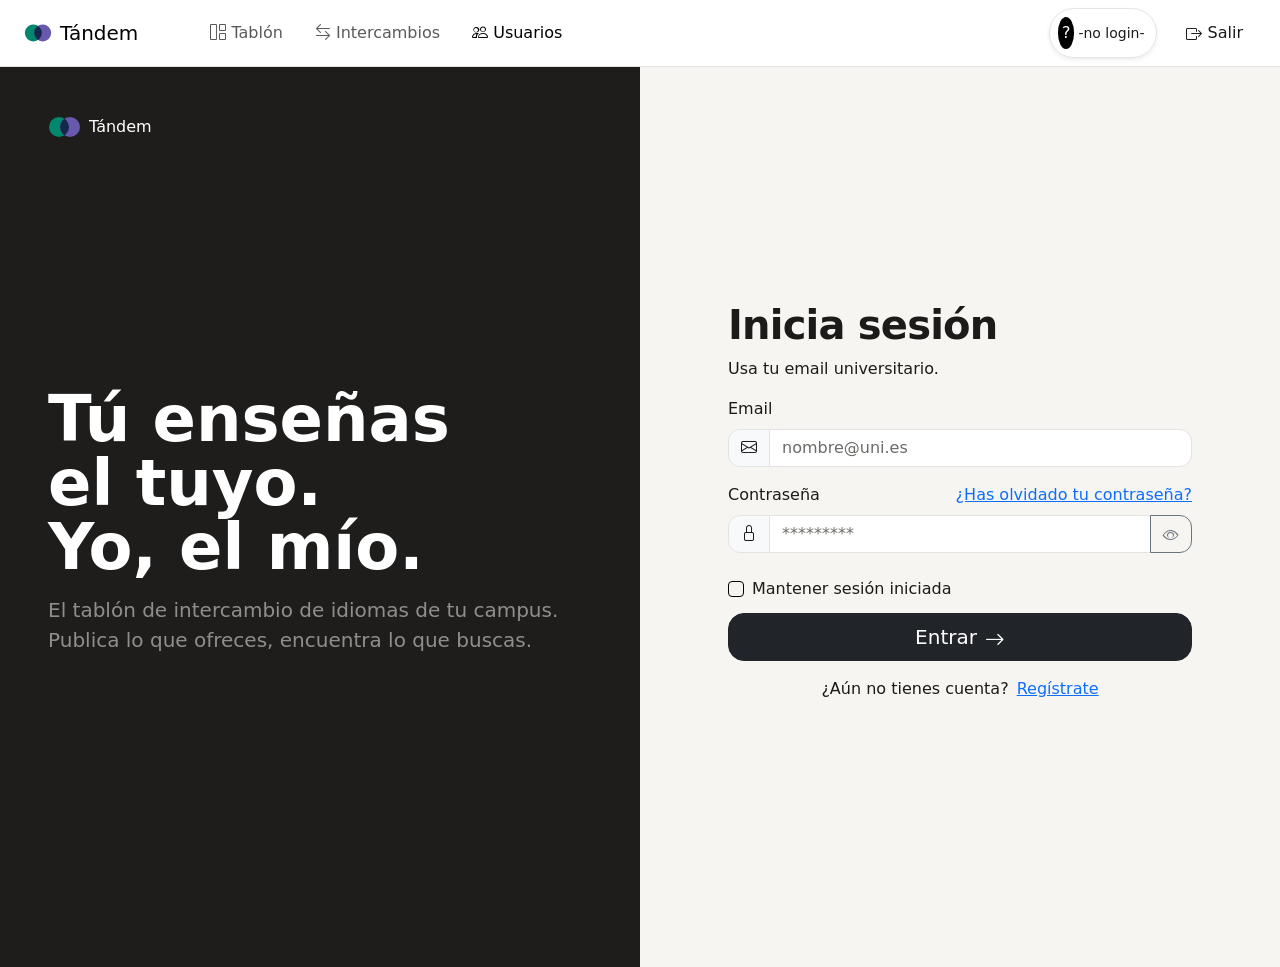
<file: index.html>
<!DOCTYPE html>
<html lang="es">
<head>
	<meta charset="UTF-8">
	<meta name="viewport" content="width=device-width, initial-scale=1.0">
	<title>Tándem</title>
	<meta http-equiv="refresh" content="0; url=src/login.html">
	<link rel="canonical" href="src/login.html">
</head>
<body>
	<p>Redirigiendo… Si no ocurre automáticamente, <a href="src/login.html">entra aquí</a>.</p>
</body>
</html>
</file>
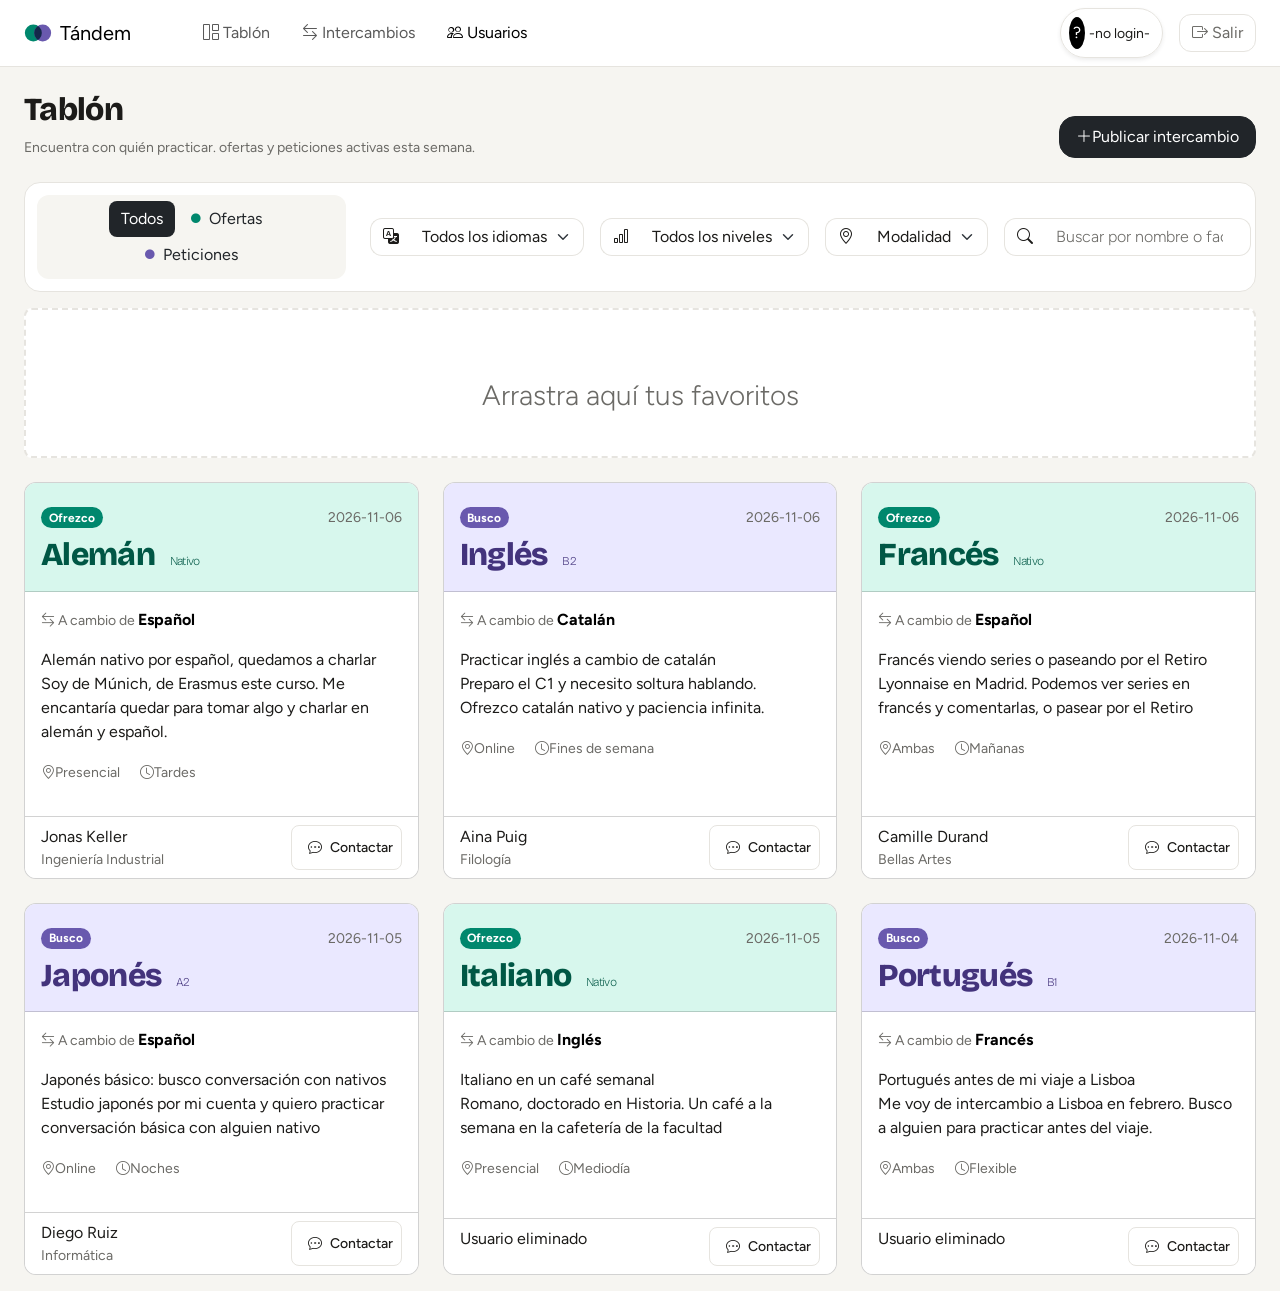
<file: src/dashboard.html>
<!--
 * Prompts (IA: Claude, Anthropic) Yeray
 * 1. "¿por qué tengo que meter la tarjeta dentro de un <template> y cómo muestro en el HTML datos que vienen de JS?"
 * 2. "¿cómo estructuro la tarjeta del intercambio con data-field para rellenarla desde JS?"
 * 3. "todas las cabeceras deberían ser la mía, ¿cuáles faltan para avisar a mis compañeros?"
 * 4. "¿cómo dejo la cabecera idéntica en todas las páginas y qué id debe llevar el usuario activo según el enunciado?"
 -->
<!DOCTYPE html>
<html lang="es">
<head>
	<meta charset="UTF-8">
	<meta name="viewport" content="width=device-width, initial-scale=1.0">
	<title>Tablón · Tándem</title>
	<link rel="preconnect" href="https://fonts.googleapis.com">
	<link rel="preconnect" href="https://fonts.gstatic.com" crossorigin>
	<link href="https://fonts.googleapis.com/css2?family=Bricolage+Grotesque:opsz,wght@12..96,600;12..96,800&family=Figtree:wght@400;500;600&display=swap" rel="stylesheet">
	<link href="https://cdn.jsdelivr.net/npm/bootstrap@5.3.7/dist/css/bootstrap.min.css" rel="stylesheet" integrity="sha384-LN+7fdVzj6u52u30Kp6M/trliBMCMKTyK833zpbD+pXdCLuTusPj697FH4R/5mcr" crossorigin="anonymous">
	<link href="https://cdn.jsdelivr.net/npm/bootstrap-icons@1.13.2/font/bootstrap-icons.min.css" rel="stylesheet">
	<link href="../css/base.css" rel="stylesheet">
	<link href="../css/dashboard.css" rel="stylesheet">
	<script type="module" src="../js/dashboard.js"></script>
</head>
<body>
	<header class="navbar navbar-expand-lg sticky-top bg-white border-bottom">
		<div class="container-fluid px-4">
			<a class="navbar-brand d-flex align-items-center gap-2" href="dashboard.html">
				<img src="../media/logo.svg" alt="" width="28" height="28">
				Tándem
			</a>
			<button class="navbar-toggler" type="button"
					data-bs-toggle="collapse"
					data-bs-target="#mainMenu"
					aria-controls="mainMenu"
					aria-expanded="false"
					aria-label="Abrir menu">
				<span class="navbar-toggler-icon"></span>
			</button>
			<div id="mainMenu" class="collapse navbar-collapse">
				<nav class="ms-lg-5">
					<ul class="navbar-nav gap-lg-3">
						<li class="nav-item"><a class="nav-link" href="dashboard.html">
							<i class="bi bi-grid-1x2" aria-hidden="true"></i>
								Tablón
							</a></li>
						<li class="nav-item"><a class="nav-link" href="intercambios.html">
							<i class="bi bi-arrow-left-right" aria-hidden="true"></i>
								Intercambios
							</a></li>
						<li class="nav-item"><a class="nav-link active" href="usuarios.html" aria-current="page">
							<i class="bi bi-people" aria-hidden="true"></i>
								Usuarios
							</a></li>
					</ul>
				</nav>
			<div class="d-flex ms-lg-auto align-items-center gap-lg-3">
										<span class="d-flex align-items-center border rounded-5 shadow-sm p-2">
						<span id="active-user-initials" class="p-1 bg-black text-white rounded-circle">?</span>
						<span id="usuarioActivo" class="p-1 small">-no login-</span>
					</span>
					<a id="logout-link" href="./login.html" class="btn btn-logout">
						<i class="bi bi-box-arrow-right" aria-hidden="true"></i>
						Salir
					</a>
				</div>	
			</div>
		</div>
	</header>
	<main class="px-4 pt-4">
		<header class="d-lg-flex align-items-center justify-content-between mb-4">
			<div>
				<h1 class="fs-2 mb-2">Tablón</h1>
				<p class="text-body-secondary small mb-0">Encuentra con quién practicar.  <span data-field="numero-ofertas-activas"></span> ofertas y <span data-field="numeros-peticiones-activas"></span>  peticiones activas esta semana.</p>
			</div>
			<a href="./intercambios.html" class="btn btn-dark py-2 px-3 mt-auto rounded-3 bi-plus-lg">Publicar intercambio</a>
		</header>
		<div id="mensaje-error" class="alert alert-danger d-none" role="alert"></div>
		<search class="p-1 my-3  border rounded-3 bg-white">
			<form class="d-lg-flex align-items-center gap-lg-3" id="form-filter">
				<fieldset class="type-filter p-2" role="group">
					<legend class="visually-hidden">Tipo de intercambio</legend>
					<div class="btn bg-body border-0">
						<input type="radio" name="type" id="type-all" value="all" checked class="btn-check">
						<label for="type-all" class="btn btn-outline-dark rounded-1 border-0">Todos</label>

						<input type="radio" name="type" id="type-offer" value="offer" class="btn-check">
						<label for="type-offer" class="btn btn-outline-dark rounded-1 b border-0 d-inline-flex align-items-center gap-2">
								<i class="bi bi-circle-fill dot-offer"></i>Ofertas
						</label>

						<input type="radio" name="type" id="type-request" value="request" class="btn-check">
						<label for="type-request" class="btn btn-outline-dark rounded-1 b border-0 d-inline-flex align-items-center gap-2">
								<i class="bi bi-circle-fill dot-request"></i>Peticiones
						</label>

				</div>

				</fieldset>

				<label for="language-filter" class="visually-hidden">Idioma</label>
					<div class="input-group flex-nowrap w-auto">
						<span class="input-group-text bg-white border-end-0"><i class="bi bi-translate" aria-hidden="true"></i></span>
						<select id="language-filter" name="language" class="form-select w-auto bg-white border-start-0">
							<option value="all">Todos los idiomas</option>
						</select>
					</div>

				<label for="level-filter" class="visually-hidden">Nivel</label>
					<div class="input-group flex-nowrap w-auto">
						<span class="input-group-text bg-white border-end-0"><i class="bi bi-bar-chart" aria-hidden="true"></i></span>
						<select id="level-filter" name="level" class="form-select  w-auto bg-white bi-bar-chart border-start-0">
							<option value="all">Todos los niveles</option>
						</select>
					</div>

				<label for="modality-filter" class="visually-hidden">Modalidad</label>
					<div class="input-group flex-nowrap w-auto">
						<span class="input-group-text bg-white border-end-0"><i class="bi bi-geo-alt" aria-hidden="true"></i></span>
						<select id="modality-filter" name="modality" class="form-select w-auto bg-white border-start-0">
							<option value="all">Modalidad</option>
						</select>
					</div>

				<label for="search-filter" class="visually-hidden">Buscar</label>
				<div class="input-group flex-nowrap flex-grow-1 w-auto">
					<span class="input-group-text border-end-0 bg-white"><i aria-hidden="true" class="bi bi-search"></i></span>
					<input type="search" id="search-filter" name="q" placeholder="Buscar por nombre o facultad" class="form-control border-start-0 bg-white">
				</div>

			</form>
		</search>
	
		<div class="position-relative pb-2">
			<p id="fav-empty" class="position-absolute top-50 start-50 translate-middle w-100 text-center pe-none text-muted m-0 fs-3 fw-light">Arrastra aquí tus favoritos</p>
			<ul id="card-list-fav" class="row mx-0 g-4 mt-2 list-unstyled bg-white card-zone">
				<!-- Tarjetas renderizadas zona favoritos -->
			</ul>
		</div>

		<ul id="card-list" class="row g-4 list-unstyled card-zone">
			<!-- Tarjetas renderizadas zona comun -->
		</ul>

		<template id="card-template">
			<li class="col-12 col-md-6 col-lg-4">
				<article class="card h-100 bg-white">
					<header class="card-header">
						<div class="d-flex justify-content-between mt-3">
							<span class="badge" data-field="type"></span>
							<time data-field="date" class="text-body-secondary small"></time>
						</div>
						<h2 class="mt-2">
							<span data-field="language"></span>
							<span data-field="level" class="ms-2"></span>
						</h2>
					</header>

					<div class="card-body">
						<p class="text-body-secondary small mb-0 pb-3 bi bi-arrow-left-right"> A cambio de <strong data-field="exchange" class="fw-bold fs-6 text-black"></strong></p>
						<span data-field="title" class="mb-4"></span> <!-- PROVISIONAL -->
						<p data-field="description" class="me-1"></p>
						<p>
							<span data-field="modality" class="bi bi-geo-alt pe-3 text-body-secondary small"></span>
							<span data-field="availability" class="bi bi-clock text-body-secondary small"></span>
						</p>
					</div>

					<footer class="card-footer d-flex justify-content-between bg-white">
						<div>
							<span data-field="initials"></span>
							<p data-field="user-name" class="mb-0"></p>
							<p data-field="faculty" class="mb-0 text-body-secondary small"></p>
						</div>
						<button type="button" class="btn btn-contact btn-sm"
								 style="--bs-btn-padding-y: .5rem; --bs-btn-padding-x: .5rem;"><i class="bi bi-chat-dots mx-2"></i>Contactar</button>
					</footer>
				</article>
			</li>
		</template>
	</main>

	<script src="https://cdn.jsdelivr.net/npm/bootstrap@5.3.7/dist/js/bootstrap.bundle.min.js" integrity="sha384-ndDqU0Gzau9qJ1lfW4pNLlhNTkCfHzAVBReH9diLvGRem5+R9g2FzA8ZGN954O5Q" crossorigin="anonymous"></script>
</body>
</html>
</file>
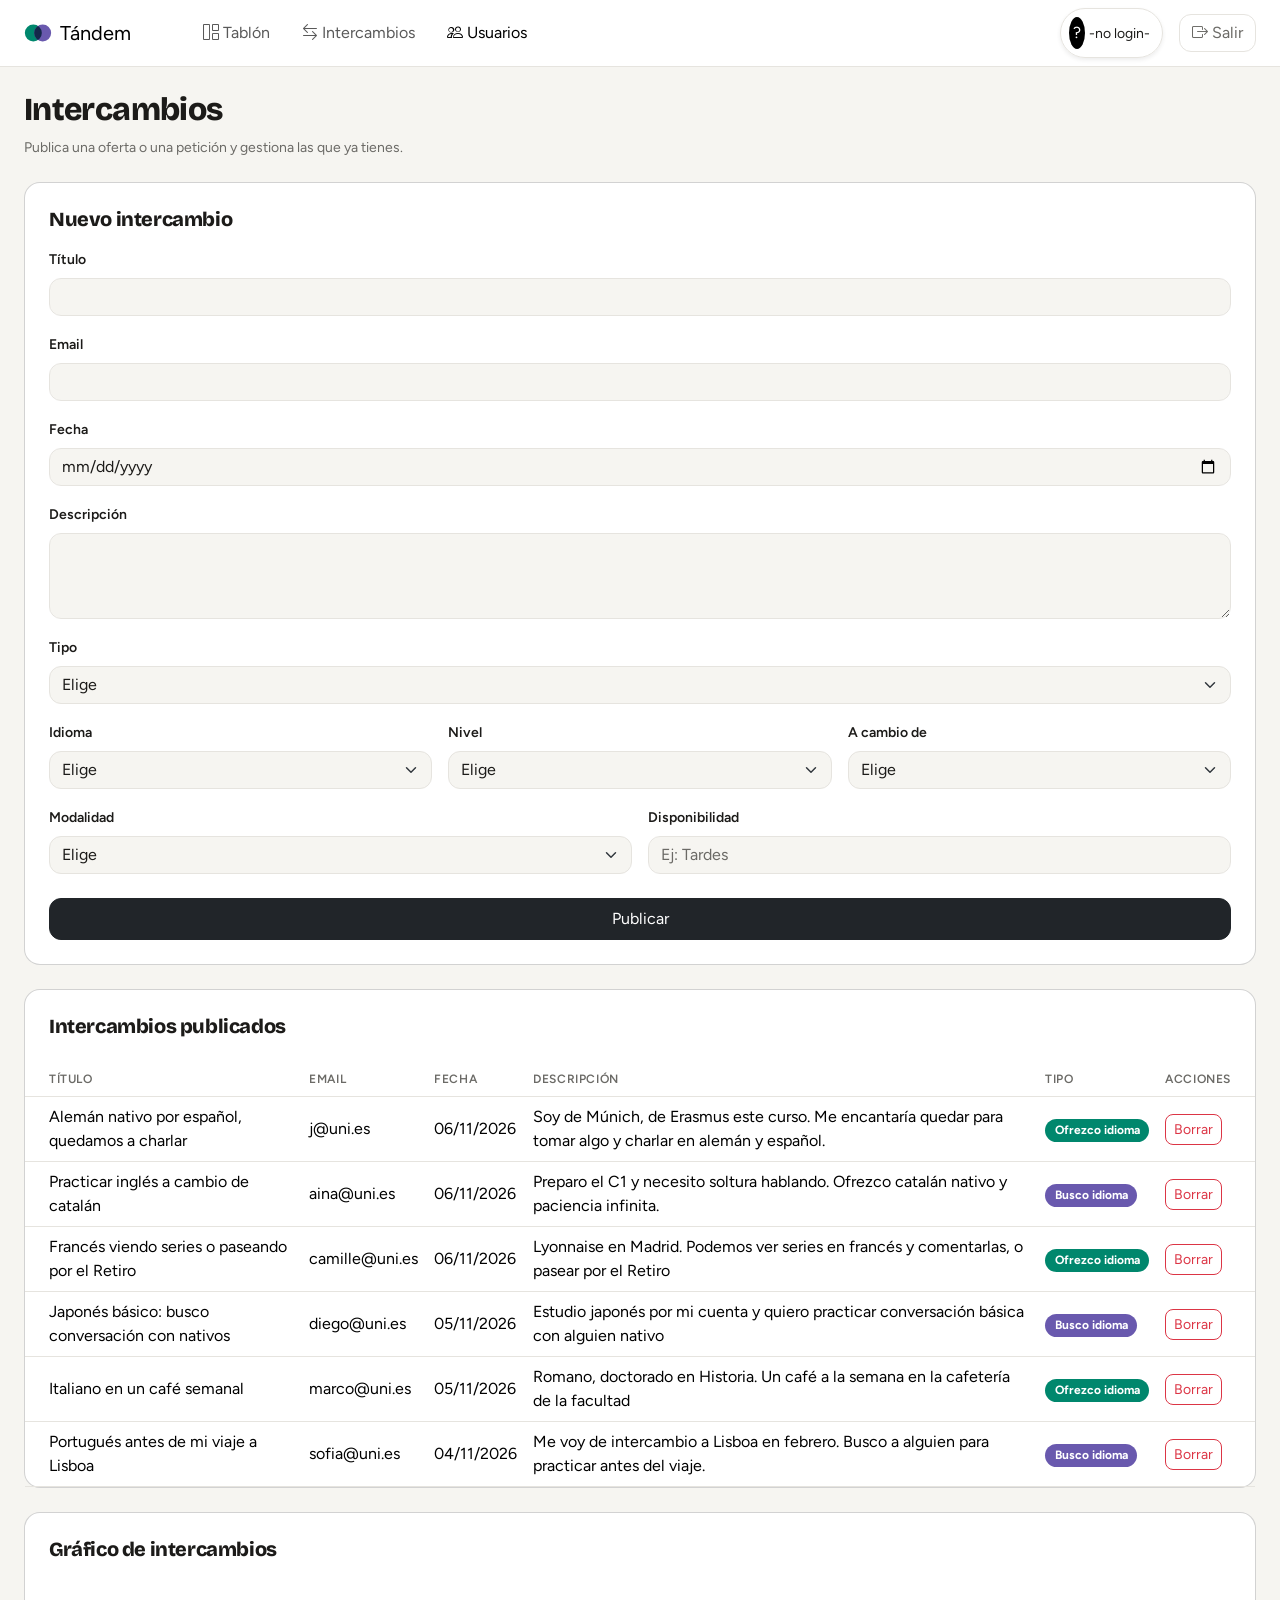
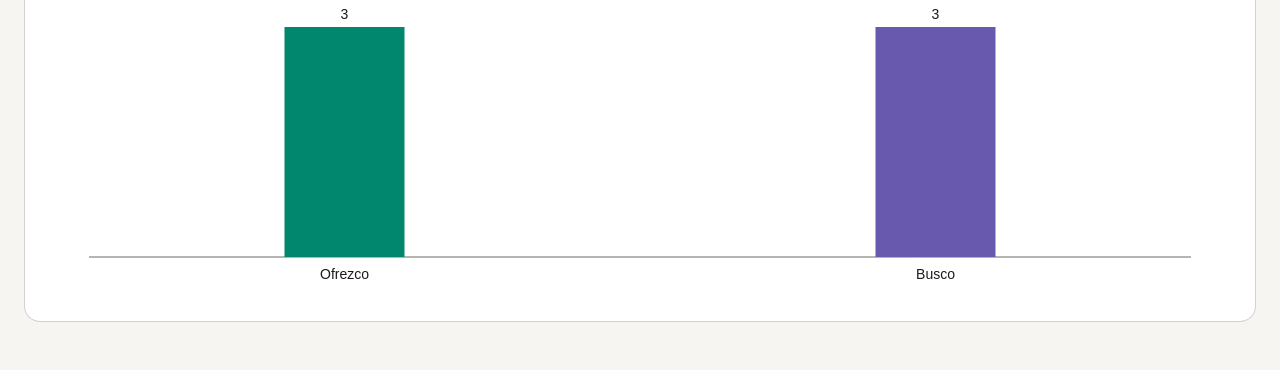
<file: src/intercambios.html>
<!DOCTYPE html>
<!--
	Prompts (IA: Claude, Anthropic)
	1. "¿Cómo hago que la tabla se vea bien en móvil sin que se rompa el diseño?"
	2. "¿Cómo distingo visualmente una oferta de una petición en la tabla?"
	3. "¿Qué componentes de Bootstrap conviene usar para el formulario y por qué?"
-->
<html lang="es">

<head>
	<meta charset="UTF-8">
	<meta name="viewport" content="width=device-width, initial-scale=1.0">
	<title>Intercambios · Tándem</title>

	<link rel="preconnect" href="https://fonts.googleapis.com">
	<link rel="preconnect" href="https://fonts.gstatic.com" crossorigin>
	<link
		href="https://fonts.googleapis.com/css2?family=Bricolage+Grotesque:opsz,wght@12..96,600;12..96,800&family=Figtree:wght@400;500;600&display=swap"
		rel="stylesheet">

	<link href="https://cdn.jsdelivr.net/npm/bootstrap@5.3.7/dist/css/bootstrap.min.css" rel="stylesheet"
		integrity="sha384-LN+7fdVzj6u52u30Kp6M/trliBMCMKTyK833zpbD+pXdCLuTusPj697FH4R/5mcr" crossorigin="anonymous">
	<link href="https://cdn.jsdelivr.net/npm/bootstrap-icons@1.13.2/font/bootstrap-icons.min.css" rel="stylesheet">

	<link href="../css/base.css" rel="stylesheet">
	<link href="../css/dashboard.css" rel="stylesheet">
	<link href="../css/intercambios.css" rel="stylesheet">

	<script type="module" src="../js/intercambios.js"></script>
</head>

<body>
	<header class="navbar navbar-expand-lg sticky-top bg-white border-bottom">
		<div class="container-fluid px-4">
			<a class="navbar-brand d-flex align-items-center gap-2" href="dashboard.html">
				<img src="../media/logo.svg" alt="" width="28" height="28">
				Tándem
			</a>
			<button class="navbar-toggler" type="button"
					data-bs-toggle="collapse"
					data-bs-target="#mainMenu"
					aria-controls="mainMenu"
					aria-expanded="false"
					aria-label="Abrir menu">
				<span class="navbar-toggler-icon"></span>
			</button>
			<div id="mainMenu" class="collapse navbar-collapse">
				<nav class="ms-lg-5">
					<ul class="navbar-nav gap-lg-3">
						<li class="nav-item"><a class="nav-link" href="dashboard.html">
							<i class="bi bi-grid-1x2" aria-hidden="true"></i>
								Tablón
							</a></li>
						<li class="nav-item"><a class="nav-link" href="intercambios.html">
							<i class="bi bi-arrow-left-right" aria-hidden="true"></i>
								Intercambios
							</a></li>
						<li class="nav-item"><a class="nav-link active" href="usuarios.html" aria-current="page">
							<i class="bi bi-people" aria-hidden="true"></i>
								Usuarios
							</a></li>
					</ul>
				</nav>
			<div class="d-flex ms-lg-auto align-items-center gap-lg-3">
										<span class="d-flex align-items-center border rounded-5 shadow-sm p-2">
						<span id="active-user-initials" class="p-1 bg-black text-white rounded-circle">?</span>
						<span id="usuarioActivo" class="p-1 small">-no login-</span>
					</span>
					<a id="logout-link" href="./login.html" class="btn btn-logout">
						<i class="bi bi-box-arrow-right" aria-hidden="true"></i>
						Salir
					</a>
				</div>	
			</div>
		</div>
	</header>
	<main class="px-4 pt-4 pb-5">
		<header class="mb-4">
			<h1 class="fs-2 mb-2">Intercambios</h1>
			<p class="text-body-secondary small mb-0">Publica una oferta o una petición y gestiona las que ya tienes.
			</p>
		</header>

		<div id="mensaje-error" class="alert alert-danger d-none"></div>

		<section class="card bg-white p-4 mb-4">
			<h2 class="fs-5 mb-3">Nuevo intercambio</h2>

			<form id="exchange-form">
				<div class="mb-3">
					<label for="titulo" class="form-label">Título</label>
					<input type="text" id="titulo" class="form-control" required>
				</div>

				<div class="mb-3">
					<label for="email" class="form-label">Email</label>
					<input type="text" id="email" class="form-control" required>
				</div>

				<div class="mb-3">
					<label for="fecha" class="form-label">Fecha</label>
					<input type="date" id="fecha" class="form-control" required>
				</div>

				<div class="mb-3">
					<label for="descripcion" class="form-label">Descripción</label>
					<textarea id="descripcion" class="form-control" rows="3" required></textarea>
				</div>

				<div class="mb-3">
					<label for="tipo" class="form-label">Tipo</label>
					<select id="tipo" class="form-select" required>
						<option value="">Elige</option>
						<option value="offer">Ofrezco idioma</option>
						<option value="request">Busco idioma</option>
					</select>
				</div>

				<div class="row g-3 mb-3">
					<div class="col-md-4">
						<label for="idioma" class="form-label">Idioma</label>
						<select id="idioma" class="form-select" required>
							<option value="">Elige</option>
						</select>
					</div>
					<div class="col-md-4">
						<label for="nivel" class="form-label">Nivel</label>
						<select id="nivel" class="form-select" required>
							<option value="">Elige</option>
						</select>
					</div>
					<div class="col-md-4">
						<label for="aCambioDe" class="form-label">A cambio de</label>
						<select id="aCambioDe" class="form-select" required>
							<option value="">Elige</option>
						</select>
					</div>
				</div>

				<div class="row g-3 mb-4">
					<div class="col-md-6">
						<label for="modalidad" class="form-label">Modalidad</label>
						<select id="modalidad" class="form-select" required>
							<option value="">Elige</option>
						</select>
					</div>
					<div class="col-md-6">
						<label for="disponibilidad" class="form-label">Disponibilidad</label>
						<input type="text" id="disponibilidad" class="form-control" placeholder="Ej: Tardes" required>
					</div>
				</div>

				<button type="submit" class="btn btn-dark w-100 py-2">Publicar</button>
			</form>
		</section>

		<section class="card bg-white mb-4">
			<h2 class="fs-5 p-4 mb-0">Intercambios publicados</h2>
			<div class="table-responsive">
				<table class="table align-middle mb-0 exchanges-table">
					<thead>
						<tr>
							<th>Título</th>
							<th>Email</th>
							<th>Fecha</th>
							<th>Descripción</th>
							<th>Tipo</th>
							<th>Acciones</th>
						</tr>
					</thead>
					<tbody id="exchange-table"></tbody>
				</table>
			</div>
		</section>

		<section class="card bg-white p-4">
			<h2 class="fs-5 mb-3">Gráfico de intercambios</h2>
			<div id="zona-grafico">
				<canvas id="grafico" class="d-block"></canvas>
			</div>
		</section>
	</main>

	<script src="https://cdn.jsdelivr.net/npm/bootstrap@5.3.7/dist/js/bootstrap.bundle.min.js"
		integrity="sha384-ndDqU0Gzau9qJ1lfW4pNLlhNTkCfHzAVBReH9diLvGRem5+R9g2FzA8ZGN954O5Q"
		crossorigin="anonymous"></script>
</body>

</html>
</file>
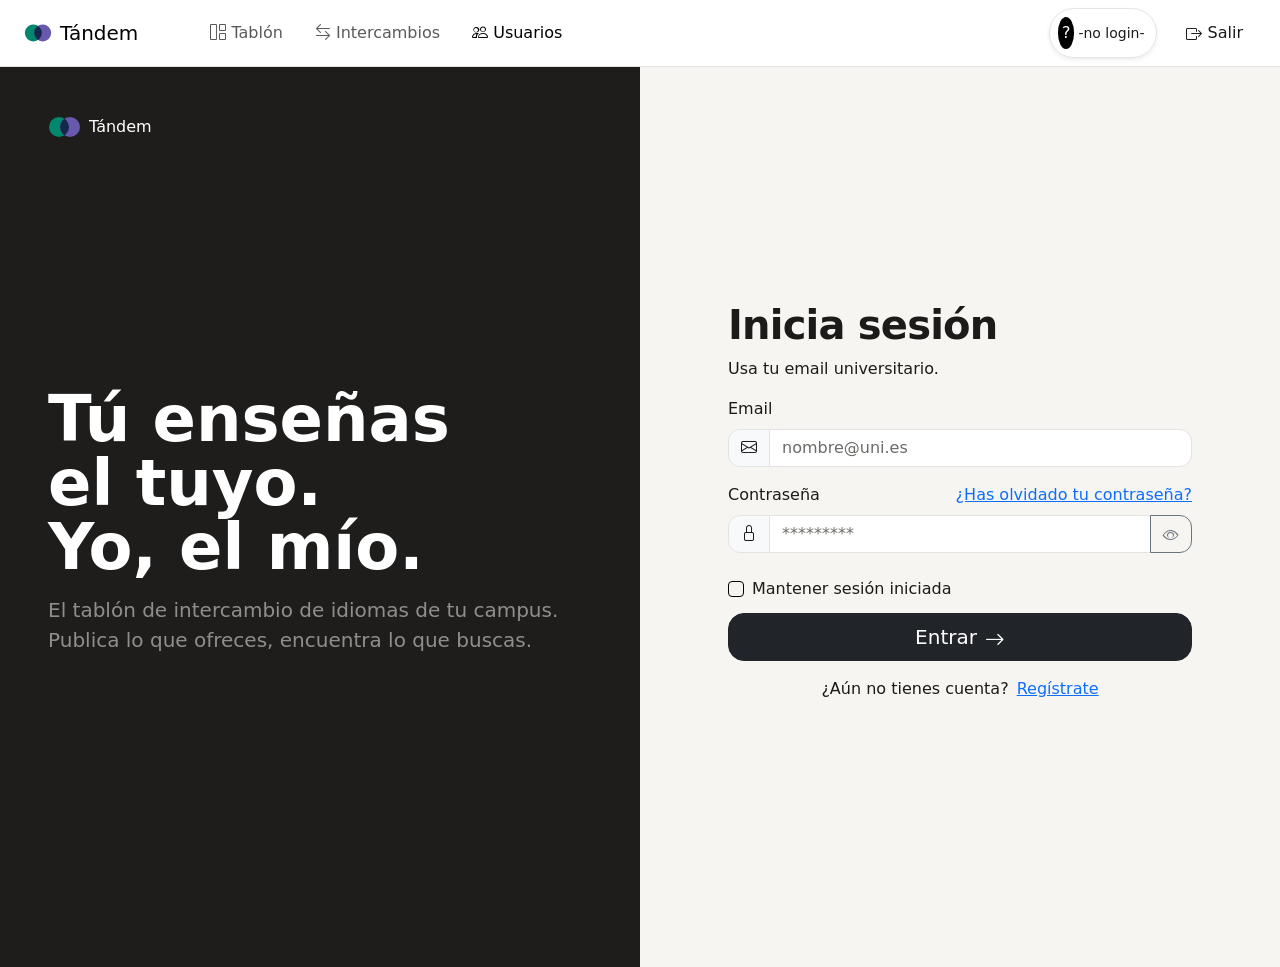
<file: src/login.html>
<!DOCTYPE html>
<html lang="es">
<head>
    <meta charset="UTF-8">
    <meta name="viewport" content="width=device-width, initial-scale=1.0">
    <link rel="stylesheet" href="https://cdn.jsdelivr.net/npm/bootstrap-icons@1.11.3/font/bootstrap-icons.min.css">
    <link href="https://cdn.jsdelivr.net/npm/bootstrap@5.3.3/dist/css/bootstrap.min.css" rel="stylesheet">
    <link rel="stylesheet" href="../css/base.css">
    <link rel="stylesheet" href="../css/login.css">
    <script type="module" src="../js/login.js" defer></script>
    <title>Login</title>
</head>
<body>
	<header class="navbar navbar-expand-lg sticky-top bg-white border-bottom">
		<div class="container-fluid px-4">
			<a class="navbar-brand d-flex align-items-center gap-2" href="dashboard.html">
				<img src="../media/logo.svg" alt="" width="28" height="28">
				Tándem
			</a>
			<button class="navbar-toggler" type="button"
					data-bs-toggle="collapse"
					data-bs-target="#mainMenu"
					aria-controls="mainMenu"
					aria-expanded="false"
					aria-label="Abrir menu">
				<span class="navbar-toggler-icon"></span>
			</button>
			<div id="mainMenu" class="collapse navbar-collapse">
				<nav class="ms-lg-5">
					<ul class="navbar-nav gap-lg-3">
						<li class="nav-item"><a class="nav-link" href="dashboard.html">
							<i class="bi bi-grid-1x2" aria-hidden="true"></i>
								Tablón
							</a></li>
						<li class="nav-item"><a class="nav-link" href="intercambios.html">
							<i class="bi bi-arrow-left-right" aria-hidden="true"></i>
								Intercambios
							</a></li>
						<li class="nav-item"><a class="nav-link active" href="usuarios.html" aria-current="page">
							<i class="bi bi-people" aria-hidden="true"></i>
								Usuarios
							</a></li>
					</ul>
				</nav>
			<div class="d-flex ms-lg-auto align-items-center gap-lg-3">
										<span class="d-flex align-items-center border rounded-5 shadow-sm p-2">
						<span id="active-user-initials" class="p-1 bg-black text-white rounded-circle">?</span>
						<span id="usuarioActivo" class="p-1 small">-no login-</span>
					</span>
					<a id="logout-link" href="./login.html" class="btn btn-logout">
						<i class="bi bi-box-arrow-right" aria-hidden="true"></i>
						Salir
					</a>
				</div>	
			</div>
		</div>
	</header>
    <main class="container-fluid">
        <div class="row vh-100">
            <aside id="brand-pannel" class="col-lg-6 d-none d-lg-flex flex-column p-5">
                <div class="d-flex align-items-center gap-2">
                    <img src="../media/logo.svg" alt="logotipo">
                    <p class="text-white m-0">Tándem</p>
                </div>
                <div class="my-auto">
                    <p class="display-3 fw-bold lh-1 text-white">
                        Tú enseñas <br> el tuyo. <br>
                        Yo, el mío.
                    </p>
                    <p class="fs-5 text-white-50">
                        El tablón de intercambio de idiomas de tu campus. <br>
                        Publica lo que ofreces, encuentra lo que buscas.
                    </p>
                </div>
            </aside>
            <section id="login_pannel" class="col d-flex justify-content-center align-items-center px-3">
                <div class="w-100 login-box">
                    <h1>
                        Inicia sesión
                    </h1>
                    <p>
                        Usa tu email universitario.
                    </p>
                    <div id="login-alert" class="alert alert-danger d-none" role="alert"></div>
                    <form id="login-form" novalidate>
                        <div class="d-flex row">
                            <label for="email" class="form-label">Email</label>
                            <div class="input-group">
                                <span class="input-group-text"> <i class="bi bi-envelope" aria-hidden="true"></i></span>
                                
                                <input type="email" name="email" id="email" placeholder="nombre@uni.es" class="form-control bg-white">
                            </div>
                        </div>
                        
                        <div class="d-flex row py-3">
                            <div class="d-flex justify-content-between">
                                <label for="password" class="form-label">Contraseña</label>
                                <a href="#">¿Has olvidado tu contraseña?</a>
                            </div>
                            <div class="input-group">
                                <span class="input-group-text"> <i class="bi bi-lock" aria-hidden="true"></i></span>
                                <input type="password" name="password" id="password" placeholder="*********" class="form-control bg-white">
                                <button type="button" class="btn btn-outline-secondary" id="toggle-password" aria-label="Mostrar contraseña">
                                    <i class="bi bi-eye" id="eye-icon" aria-hidden="true"></i>
                                </button>
                            </div>
                        </div>
                        
                        <div class="py-2 form-check">
                            <input type="checkbox" name="still" id="still" class="form-check-input">
                            <label for="still" class="form-check-label">Mantener sesión iniciada</label>
                        </div>
                        
                        <button id="btn-enter" type="submit" class="btn btn-dark w-100 btn-lg mt-1 d-flex align-items-center justify-content-center gap-2">Entrar <i class="bi bi-arrow-right" aria-hidden="true"></i></button>
                    </form>
                    <p class=" d-flex justify-content-center gap-2 py-3">
                        ¿Aún no tienes cuenta?
                        <a href="">Regístrate</a>
                    </p>
                </div>
            </section>
        </div>
    </main>
    <script src="https://cdn.jsdelivr.net/npm/bootstrap@5.3.3/dist/js/bootstrap.bundle.min.js"></script>
</body>
</html>
</file>
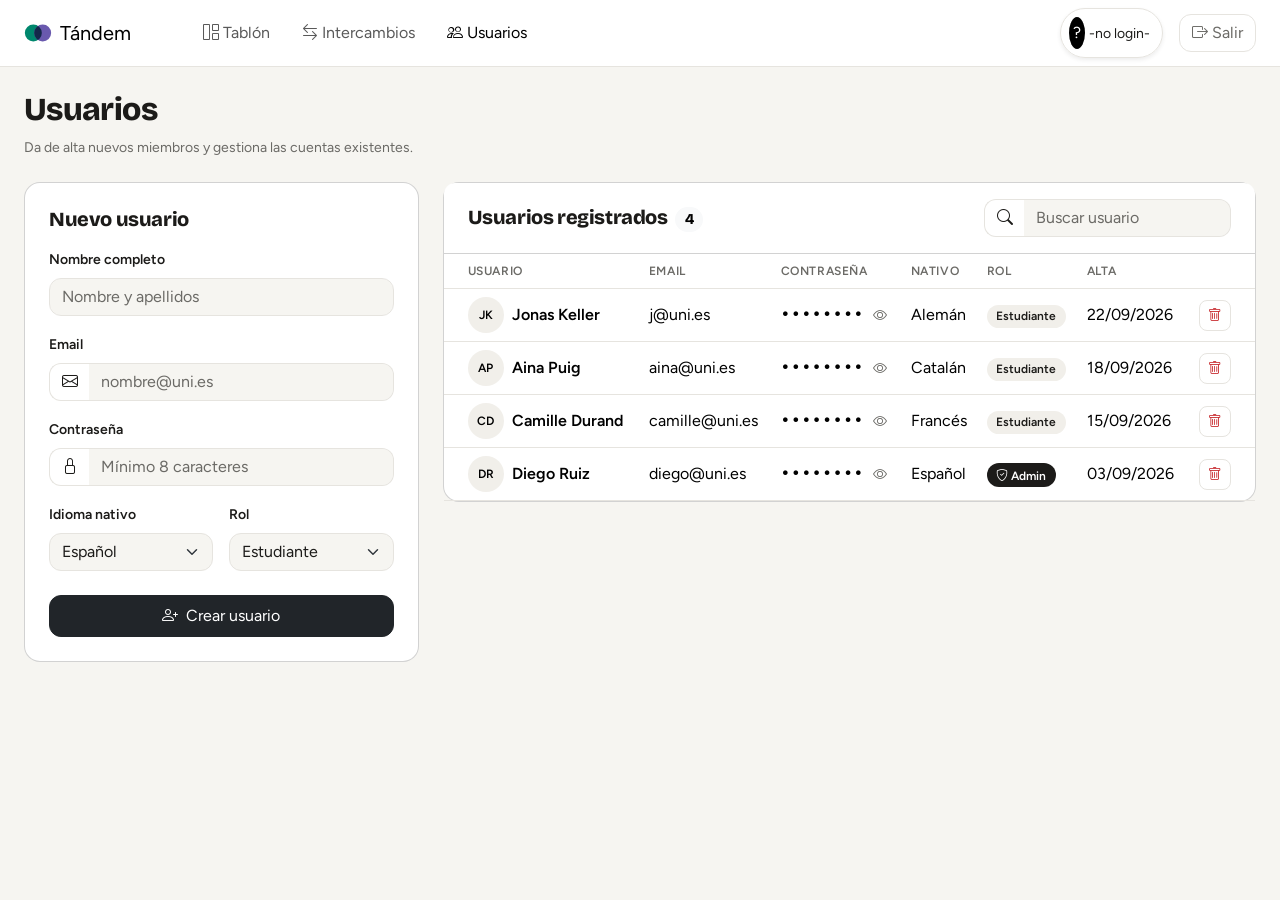
<file: src/usuarios.html>
<!--
	Prompts (IA: Claude, Anthropic)
	1. "como estructuro el HTML de una tabla con <template> para que sea accesible y fácil de rellenar desde js?"
-->

<!DOCTYPE html>
<html lang="es">
<head>
	<meta charset="UTF-8">
	<meta name="viewport" content="width=device-width, initial-scale=1.0">
	<title>Usuarios · Tándem</title>
	<link rel="preconnect" href="https://fonts.googleapis.com">
	<link rel="preconnect" href="https://fonts.gstatic.com" crossorigin>
	<link href="https://fonts.googleapis.com/css2?family=Bricolage+Grotesque:opsz,wght@12..96,600;12..96,800&family=Figtree:wght@400;500;600&display=swap" rel="stylesheet">
	<link href="https://cdn.jsdelivr.net/npm/bootstrap@5.3.7/dist/css/bootstrap.min.css" rel="stylesheet" integrity="sha384-LN+7fdVzj6u52u30Kp6M/trliBMCMKTyK833zpbD+pXdCLuTusPj697FH4R/5mcr" crossorigin="anonymous">
	<link href="https://cdn.jsdelivr.net/npm/bootstrap-icons@1.13.2/font/bootstrap-icons.min.css" rel="stylesheet">
	<link href="../css/base.css" rel="stylesheet">
	<link href="../css/dashboard.css" rel="stylesheet">
	<link href="../css/usuarios.css" rel="stylesheet">
	<script type="module" src="../js/usuarios.js"></script>
</head>
<body>
	<header class="navbar navbar-expand-lg sticky-top bg-white border-bottom">
		<div class="container-fluid px-4">
			<a class="navbar-brand d-flex align-items-center gap-2" href="dashboard.html">
				<img src="../media/logo.svg" alt="" width="28" height="28">
				Tándem
			</a>
			<button class="navbar-toggler" type="button"
					data-bs-toggle="collapse"
					data-bs-target="#mainMenu"
					aria-controls="mainMenu"
					aria-expanded="false"
					aria-label="Abrir menu">
				<span class="navbar-toggler-icon"></span>
			</button>
			<div id="mainMenu" class="collapse navbar-collapse">
				<nav class="ms-lg-5">
					<ul class="navbar-nav gap-lg-3">
						<li class="nav-item"><a class="nav-link" href="dashboard.html">
							<i class="bi bi-grid-1x2" aria-hidden="true"></i>
								Tablón
							</a></li>
						<li class="nav-item"><a class="nav-link" href="intercambios.html">
							<i class="bi bi-arrow-left-right" aria-hidden="true"></i>
								Intercambios
							</a></li>
						<li class="nav-item"><a class="nav-link active" href="usuarios.html" aria-current="page">
							<i class="bi bi-people" aria-hidden="true"></i>
								Usuarios
							</a></li>
					</ul>
				</nav>
			<div class="d-flex ms-lg-auto align-items-center gap-lg-3">
										<span class="d-flex align-items-center border rounded-5 shadow-sm p-2">
						<span id="active-user-initials" class="p-1 bg-black text-white rounded-circle">?</span>
						<span id="usuarioActivo" class="p-1 small">-no login-</span>
					</span>
					<a id="logout-link" href="./login.html" class="btn btn-logout">
						<i class="bi bi-box-arrow-right" aria-hidden="true"></i>
						Salir
					</a>
				</div>	
			</div>
		</div>
	</header>

	<main class="px-4 pt-4 pb-5">
		<header class="mb-4">
			<h1 class="fs-2 mb-2">Usuarios</h1>
			<p class="text-body-secondary small mb-0">Da de alta nuevos miembros y gestiona las cuentas existentes.</p>
		</header>

		<div class="row g-4 align-items-start">
			<section class="col-12 col-lg-4">
				<div class="card bg-white p-4">
					<h2 class="fs-5 mb-3">Nuevo usuario</h2>
					<form id="user-form" novalidate>
						<div class="mb-3">
							<label for="user-name" class="form-label">Nombre completo</label>
							<input type="text" id="user-name" name="name" class="form-control" placeholder="Nombre y apellidos" required>
							<div class="invalid-feedback">Escribe el nombre y los apellidos.</div>
						</div>

						<div class="mb-3">
							<label for="user-email" class="form-label">Email</label>
							<div class="input-group has-validation">
								<span class="input-group-text bg-white border-end-0"><i class="bi bi-envelope" aria-hidden="true"></i></span>
								<input type="email" id="user-email" name="email" class="form-control border-start-0" placeholder="nombre@uni.es" required>
								<div id="email-feedback" class="invalid-feedback">Escribe un email válido.</div>
							</div>
						</div>

						<div class="mb-3">
							<label for="user-password" class="form-label">Contraseña</label>
							<div class="input-group has-validation">
								<span class="input-group-text bg-white border-end-0"><i class="bi bi-lock" aria-hidden="true"></i></span>
								<input type="password" id="user-password" name="password" class="form-control border-start-0" placeholder="Mínimo 8 caracteres" minlength="8" required>
								<div class="invalid-feedback">La contraseña debe tener al menos 8 caracteres.</div>
							</div>
						</div>

						<div class="row g-3 mb-4">
							<div class="col-6">
								<label for="user-language" class="form-label">Idioma nativo</label>
								<select id="user-language" name="nativeLanguage" class="form-select"></select>
							</div>
							<div class="col-6">
								<label for="user-role" class="form-label">Rol</label>
								<select id="user-role" name="role" class="form-select"></select>
							</div>
						</div>

						<button type="submit" class="btn btn-dark w-100 py-2">
							<i class="bi bi-person-plus me-2" aria-hidden="true"></i>Crear usuario
						</button>
					</form>
				</div>
			</section>

			<section class="col-12 col-lg-8">
				<div class="card bg-white">
					<header class="card-header bg-white d-md-flex align-items-center justify-content-between gap-3 py-3 px-4">
						<h2 class="fs-5 mb-2 mb-md-0">
							Usuarios registrados
							<span id="user-count" class="badge rounded-pill text-bg-light ms-1">0</span>
						</h2>
						<label for="user-search" class="visually-hidden">Buscar usuario</label>
						<div class="input-group flex-nowrap w-auto">
							<span class="input-group-text bg-white border-end-0"><i class="bi bi-search" aria-hidden="true"></i></span>
							<input type="search" id="user-search" name="q" class="form-control border-start-0" placeholder="Buscar usuario">
						</div>
					</header>

					<div class="table-responsive position-relative">
						<table class="table align-middle mb-0 users-table">
							<thead>
								<tr>
									<th scope="col">Usuario</th>
									<th scope="col">Email</th>
									<th scope="col">Contraseña</th>
									<th scope="col">Nativo</th>
									<th scope="col">Rol</th>
									<th scope="col">Alta</th>
									<th scope="col"><span class="visually-hidden">Acciones</span></th>
								</tr>
							</thead>
							<tbody id="user-list">
								<!-- Filas renderizdas por JS -->
							</tbody>
						</table>
					</div>
				</div>
			</section>
		</div>

		<template id="user-row-template">
			<tr>
				<td>
					<div class="d-flex align-items-center gap-2">
						<span data-field="initials" class="avatar"></span>
						<span data-field="name" class="fw-semibold"></span>
					</div>
				</td>
				<td data-field="email"></td>
				<td>
					<div class="d-flex align-items-center gap-2">
						<span data-field="password" class="password-mask">••••••••</span>
						<button type="button" class="btn btn-sm btn-link p-0 text-body-secondary" data-action="toggle-password" aria-label="Mostrar contraseña">
							<i class="bi bi-eye" aria-hidden="true"></i>
						</button>
					</div>
				</td>
				<td data-field="nativeLanguage"></td>
				<td>
					<span class="badge role-badge">
						<i class="bi bi-shield-check" aria-hidden="true"></i>
						<span data-field="role"></span>
					</span>
				</td>
				<td><time data-field="createdAt"></time></td>
				<td class="text-end">
					<button type="button" class="btn btn-sm btn-delete" data-action="delete" aria-label="Eliminar usuario">
						<i class="bi bi-trash" aria-hidden="true"></i>
					</button>
				</td>
			</tr>
		</template>
	</main>

	<div id="delete-modal" class="modal fade" tabindex="-1" aria-labelledby="delete-modal-title">
		<div class="modal-dialog modal-dialog-centered">
			<div class="modal-content border-0 p-4">
				<div class="modal-icon mb-3"><i class="bi bi-trash" aria-hidden="true"></i></div>
				<h2 id="delete-modal-title" class="fs-4 mb-2">¿Eliminar este usuario?</h2>
				<p class="text-body-secondary mb-4">
					<strong id="delete-name" class="text-black"></strong> (<span id="delete-email"></span>) dejará de tener acceso. Esta acción no se puede deshacer.
				</p>
				<div class="d-flex justify-content-end gap-2">
					<button type="button" class="btn btn-outline-secondary bg-white text-black px-4" data-bs-dismiss="modal">Cancelar</button>
					<button type="button" id="confirm-delete" class="btn btn-danger px-4">
						<i class="bi bi-trash me-1" aria-hidden="true"></i>Eliminar
					</button>
				</div>
			</div>
		</div>
	</div>

	<div class="toast-container position-fixed bottom-0 end-0 p-3">
		<div id="user-toast" class="toast text-bg-dark border-0" role="status" aria-live="polite" aria-atomic="true">
			<div class="d-flex align-items-start gap-3 p-3">
				<i class="bi bi-check-circle-fill fs-4 toast-icon" aria-hidden="true"></i>
				<div class="flex-grow-1">
					<strong id="toast-title" class="d-block">Usuario creado</strong>
					<span id="toast-message" class="small"></span>
				</div>
				<button type="button" class="btn-close btn-close-white" data-bs-dismiss="toast" aria-label="Cerrar"></button>
			</div>
		</div>
	</div>

	<script src="https://cdn.jsdelivr.net/npm/bootstrap@5.3.7/dist/js/bootstrap.bundle.min.js" integrity="sha384-ndDqU0Gzau9qJ1lfW4pNLlhNTkCfHzAVBReH9diLvGRem5+R9g2FzA8ZGN954O5Q" crossorigin="anonymous"></script>
</body>
</html>
</file>
<file: css/base.css>
:root {
	--color-offer: #00876d;
	--color-offer-bg: #d7f7ed;
	--color-offer-text: #005745;

	--color-request: #6959ae;
	--color-request-bg: #eae8ff;
	--color-request-text: #43337c;

	--color-danger: #c92f33;
	--color-danger-bg: #ffe7e4;
	--color-fondo-marca: #1e1d1c;

	/* Neutros */
	--color-ink: #1c1b19;
	--color-muted: #6b6a66;
	--color-border: #e6e4df;
	--color-surface: #ffffff;
	--color-page: #f6f5f1;
	--color-subtl: #f1efea;
	/* Tipografía */
	--font-heading: "Bricolage Grotesque", system-ui, sans-serif;
	--font-body: "Figtree", system-ui, sans-serif;

	/* Formas y sombras */
	--radius-sm: 0.5rem;
	--radius: 0.75rem;
	--radius-lg: 1rem;
	--radius-pill: 999px;
	--shadow-sm: 0 1px 2px rgb(0 0 0 / 0.05);
	--shadow: 0 4px 16px rgb(0 0 0 / 0.08);

	/* Animaciones */
	--transition: 150ms ease;

	/* Bootstrap variables */
	--bs-body-font-family: var(--font-body);
	--bs-body-color: var(--color-ink);
	--bs-body-bg: var(--color-page);
	--bs-body-bg-rgb: 246, 245, 241;
	--bs-secondary-color: var(--color-muted);
	--bs-border-color: var(--color-border);
	--bs-border-radius: var(--radius);
	--bs-border-radius-sm: var(--radius-sm);
	--bs-border-radius-lg: var(--radius-lg);
	--bs-danger: var(--color-danger);
}

h1,
h2,
h3,
h4,
h5,
h6 {
	font-family: var(--font-heading);
	font-weight: 800;
	letter-spacing: -0.02em;
}
</file>
<file: css/dashboard.css>
/*
 * Prompts (IA: Claude, Anthropic) Yeray
 * 1. "¿cómo diferencio visualmente la zona de favoritos de la zona común?"
 * 2. "¿cómo hago que la tarjeta se vea atenuada mientras la arrastro?"
 * 3. "¿cómo resalto la zona de destino al arrastrar sobre ella sin que los hijos disparen dragleave?"
 * 4. "¿cómo garantizo una altura mínima para poder soltar tarjetas en una zona vacía?"
 */
.btn-logout {
	--bs-btn-color: var(--color-muted);
	--bs-btn-border-color: var(--color-border);
	--bs-btn-hover-color: var(--color-danger);
	--bs-btn-hover-bg: var(--color-danger-bg);
	--bs-btn-hover-border-color: var(--color-danger);
	--bs-btn-active-color: var(--color-danger);
	--bs-btn-active-bg: var(--color-danger-bg);
	--bs-btn-active-border-color: var(--color-danger);
}

.btn-contact {
	--bs-btn-color: var(--color-ink);
	--bs-btn-bg: white;
	--bs-btn-border-color: var(--color-border);
	--bs-btn-hover-color: var(--color-ink);
	--bs-btn-hover-bg: var(--color-surface);
	--bs-btn-hover-border-color: var(--color-muted);
	--bs-btn-active-color: var(--color-ink);
	--bs-btn-active-bg: var(--color-border);
	--bs-btn-active-border-color: var(--color-muted);
	--bs-btn-padding-x: 0.875rem;
	--bs-btn-font-weight: 500;
}

.dot-offer {
	color: var(--color-offer);
	font-size: 0.6em;
}



.dot-request {
	color: var(--color-request);
	font-size: 0.6em;
}

#search-filter::placeholder {
	color: var(--color-muted);
	font-weight: 300;
}

[data-field="level"] {
	font-size: 0.75rem;
	font-weight: 200;

}

.offer {
	--type-main: var(--color-offer);
	--type-bg: var(--color-offer-bg);
	--type-text: var(--color-offer-text);
}

.request {
	--type-main: var(--color-request);
	--type-bg: var(--color-request-bg);
	--type-text: var(--color-request-text);
}

.card .badge {
	background-color: var(--type-main);
}

.card .card-header {
	background-color: var(--type-bg);
	color: var(--type-text)
}

.btn-contact {
	--bs-btn-hover-border-color: var(--type-text);
	--bs-btn-hover-bg: var(--type-bg)
}

.card-zone {
	min-height: 150px;
}

#card-list-fav {
	border: 2px dashed var(--bs-border-color);
	padding-bottom: var(--bs-gutter-y);
	border-radius: 0.5rem;
}

.card-zone > li {
	cursor: grab;
}
.card-zone > li:active {
	cursor: grabbing;
}

.dragging {
	opacity: 0.4;
}

#card-list-fav.active-zone {
	outline: 2px solid var(--bs-primary);
	outline-offset: -2px;
	border-radius: 0.5rem;
}

.active-zone > * {
	pointer-events: none;
}
</file>
<file: css/intercambios.css>
/* tarjetas con las esquinas igual que el resto de la web */
.card {
	--bs-card-border-radius: var(--radius-lg);
}

/* etiquetas del formulario */
#exchange-form .form-label {
	font-size: 0.875rem;
	font-weight: 600;
}

#exchange-form ::placeholder {
	color: var(--color-muted);
}

/* tabla */
.exchanges-table {
	--bs-table-bg: transparent;
}

.exchanges-table thead th {
	color: var(--color-muted);
	font-size: 0.75rem;
	font-weight: 600;
	letter-spacing: 0.05em;
	text-transform: uppercase;
}

.exchanges-table th:first-child,
.exchanges-table td:first-child {
	padding-left: 1.5rem;
}

.exchanges-table th:last-child,
.exchanges-table td:last-child {
	padding-right: 1.5rem;
}

/* etiquetas oferta / petición (los colores salen de .offer y .request de dashboard.css) */
.exchanges-table .badge {
	border-radius: var(--radius-pill);
	padding: 0.45em 0.8em;
}

/* animación: las filas aparecen suavemente */
@keyframes aparecer {
	from { opacity: 0; }
	to   { opacity: 1; }
}

.exchanges-table tbody tr {
	animation: aparecer 0.4s;
}
</file>
<file: css/login.css>
#brand-pannel{
    background-color: var(--color-fondo-marca);
}

.login-box {
    max-width: 29rem;
}

.form-check-input{
    border-color: black;
}

.form-check-input:checked{
    background-color:black;
    border-color: black;
}

.btn .bi{
    position: relative;
    top: 2.3px;
}
</file>
<file: css/usuarios.css>
.card {
	--bs-card-border-radius: var(--radius-lg);
}

#user-form .form-label {
	font-size: 0.875rem;
	font-weight: 600;
}

#user-form ::placeholder,
#user-search::placeholder {
	color: var(--color-muted);
}

/* Tabla */
.users-table {
	--bs-table-bg: transparent;
}

.users-table thead th {
	color: var(--color-muted);
	font-size: 0.75rem;
	font-weight: 600;
	letter-spacing: 0.05em;
	text-transform: uppercase;
}

.users-table th:first-child,
.users-table td:first-child {
	padding-left: 1.5rem;
}

.users-table th:last-child,
.users-table td:last-child {
	padding-right: 1.5rem;
}

.avatar {
	display: inline-flex;
	align-items: center;
	justify-content: center;
	flex-shrink: 0;
	width: 2.25rem;
	height: 2.25rem;
	border-radius: var(--radius-pill);
	background-color: var(--color-subtl);
	font-size: 0.75rem;
	font-weight: 600;
}

/* Badges de rol: el JS añade .role-admin o .role-student */
.card .role-badge {
	padding: 0.45em 0.8em;
	border-radius: var(--radius-pill);
	background-color: var(--color-subtl);
	color: var(--color-ink);
	font-weight: 600;
}

.card .role-badge .bi {
	display: none;
}

.card .role-badge.role-admin {
	background-color: var(--color-ink);
	color: var(--color-surface);
}

.card .role-badge.role-admin .bi {
	display: inline;
}

.btn-delete {
	--bs-btn-color: var(--color-danger);
	--bs-btn-border-color: var(--color-border);
	--bs-btn-hover-color: var(--color-danger);
	--bs-btn-hover-bg: var(--color-danger-bg);
	--bs-btn-hover-border-color: var(--color-danger);
	--bs-btn-active-color: var(--color-danger);
	--bs-btn-active-bg: var(--color-danger-bg);
	--bs-btn-active-border-color: var(--color-danger);
}

/* Modal de borrado */
#delete-modal {
	--bs-modal-border-radius: var(--radius-lg);
}

.modal-icon {
	display: flex;
	align-items: center;
	justify-content: center;
	width: 3.5rem;
	height: 3.5rem;
	border-radius: var(--radius);
	background-color: var(--color-danger-bg);
	color: var(--color-danger);
	font-size: 1.5rem;
}

#confirm-delete {
	--bs-btn-bg: var(--color-danger);
	--bs-btn-border-color: var(--color-danger);
	--bs-btn-hover-bg: color-mix(in srgb, var(--color-danger) 85%, black);
	--bs-btn-hover-border-color: color-mix(in srgb, var(--color-danger) 85%, black);
	--bs-btn-active-bg: color-mix(in srgb, var(--color-danger) 75%, black);
	--bs-btn-active-border-color: color-mix(in srgb, var(--color-danger) 75%, black);
}

/* Toast */
#user-toast {
	--bs-toast-border-radius: var(--radius);
	--bs-toast-max-width: 26rem;
	box-shadow: var(--shadow);
}

.toast-icon {
	color: var(--color-offer);
}

.password-mask {
	font-family: ui-monospace, monospace;
	letter-spacing: 0.05em;
}

.toast-icon.is-error {
	color: var(--color-danger);
}
</file>
